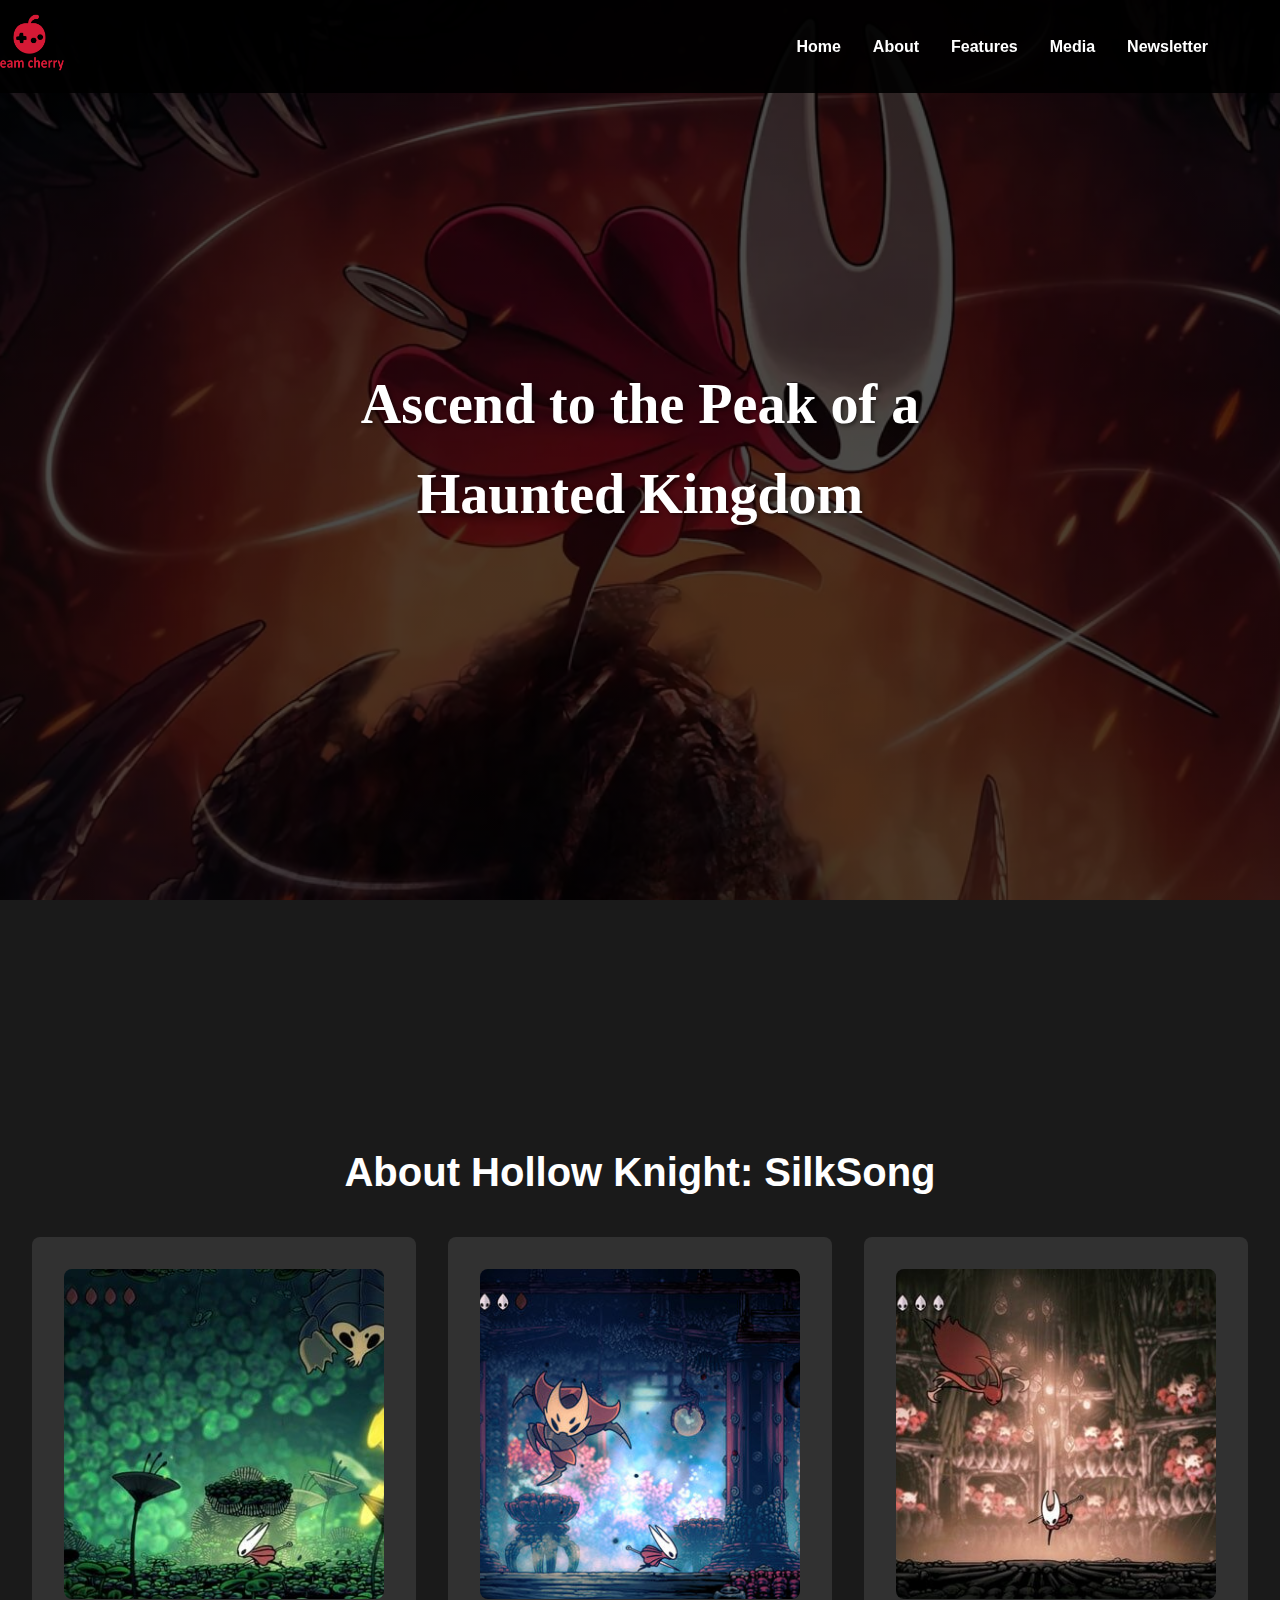
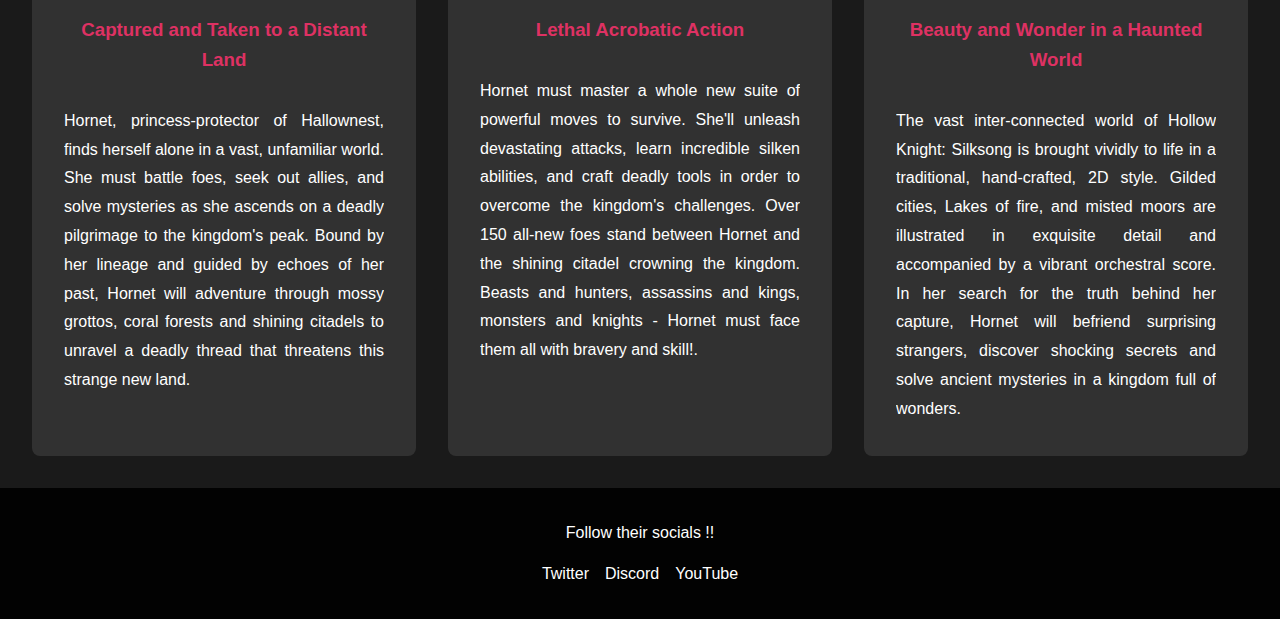
<file: about.html>
<!DOCTYPE html>
<html lang="en">
<head>
    <meta charset="UTF-8">
    <meta name="viewport" content="width=device-width, initial-scale=1.0">
    <title>About - Hollow Knight: Silksong</title>
    <link rel="stylesheet" href="css/main.css">
</head>

<body>
    <nav class="main-nav">
        <div class="nav-container">
            <div class="logo">
                <img src="Team_cherry_Logo_Red.png" >
            </div>
            <ul class="nav-links">
                <li><a href="index.html">Home</a></li>
                <li><a href="about.html">About</a></li>
                <li><a href="features.html">Features</a></li>
                <li><a href="media.html">Media</a></li>
                <li><a href="newsletter.html">Newsletter</a></li>
            </ul>
        </div>
    </nav>

    <header class="hero" style="background: linear-gradient(rgba(0, 0, 0, 0.7), rgba(0, 0, 0, 0.7)), url('SilkSong wallpaper 3.png') center/cover;">
        <div class="hero-content">
            <h1>Ascend to the Peak of a Haunted Kingdom</h1>
        </div>
    </header>

    <main>
        <section class="about-section">
            <h2>About Hollow Knight: SilkSong</h2>
        
<div class="about-feature-grid">
    <div class="about-feature-item">
        <img src="silk song about image 1.jpg" alt="About Image" class="about-feature-image"> <h3>Captured and Taken to a Distant Land</h3>
        <p>Hornet, princess-protector of Hallownest, finds herself alone in a vast, unfamiliar world. She must battle foes, seek out allies, and solve mysteries as she ascends on a deadly pilgrimage to the kingdom's peak. Bound by her lineage and guided by echoes of her past, Hornet will adventure through mossy grottos, coral forests and shining citadels to unravel a deadly thread that threatens this strange new land.</p>
      
    </div>
    <div class="about-feature-item">
        <img src="silk song about image 2.jpg" alt="About Image" class="about-feature-image"> <h3>Lethal Acrobatic Action</h3>
        <p>Hornet must master a whole new suite of powerful moves to survive. She'll unleash devastating attacks, learn incredible silken abilities, and craft deadly tools in order to overcome the kingdom's challenges.

Over 150 all-new foes stand between Hornet and the shining citadel crowning the kingdom. Beasts and hunters, assassins and kings, monsters and knights - Hornet must face them all with bravery and skill!.</p>
      
    </div>
    <div class="about-feature-item">
        <img src="silk song about image 3.jpg" alt="About Image" class="about-feature-image"> <h3>Beauty and Wonder in a Haunted World</h3>
        <p>The vast inter-connected world of Hollow Knight: Silksong is brought vividly to life in a traditional, hand-crafted, 2D style. Gilded cities, Lakes of fire,  and misted moors are illustrated in exquisite detail and accompanied by a vibrant orchestral score.

In her search for the truth behind her capture, Hornet will befriend surprising strangers, discover shocking secrets and solve ancient mysteries in a kingdom full of wonders.</p>
    
    </div>
</div>
               
        </section>
    </main>

    <footer>
        <div class="footer-content">
            <p>Follow their socials !!</p>
            <div class="social-links">
                <a href="https://x.com/teamcherrygames" class="social-link" target="_blank">Twitter</a>
                <a href="https://discord.com/invite/hollowknight" class="social-link" target="_blank">Discord</a>
                <a href="https://www.youtube.com/@TeamCherry" class="social-link" target="_blank">YouTube</a>
            </div>
        </div>
    </footer>
</body>
</html>
</file>
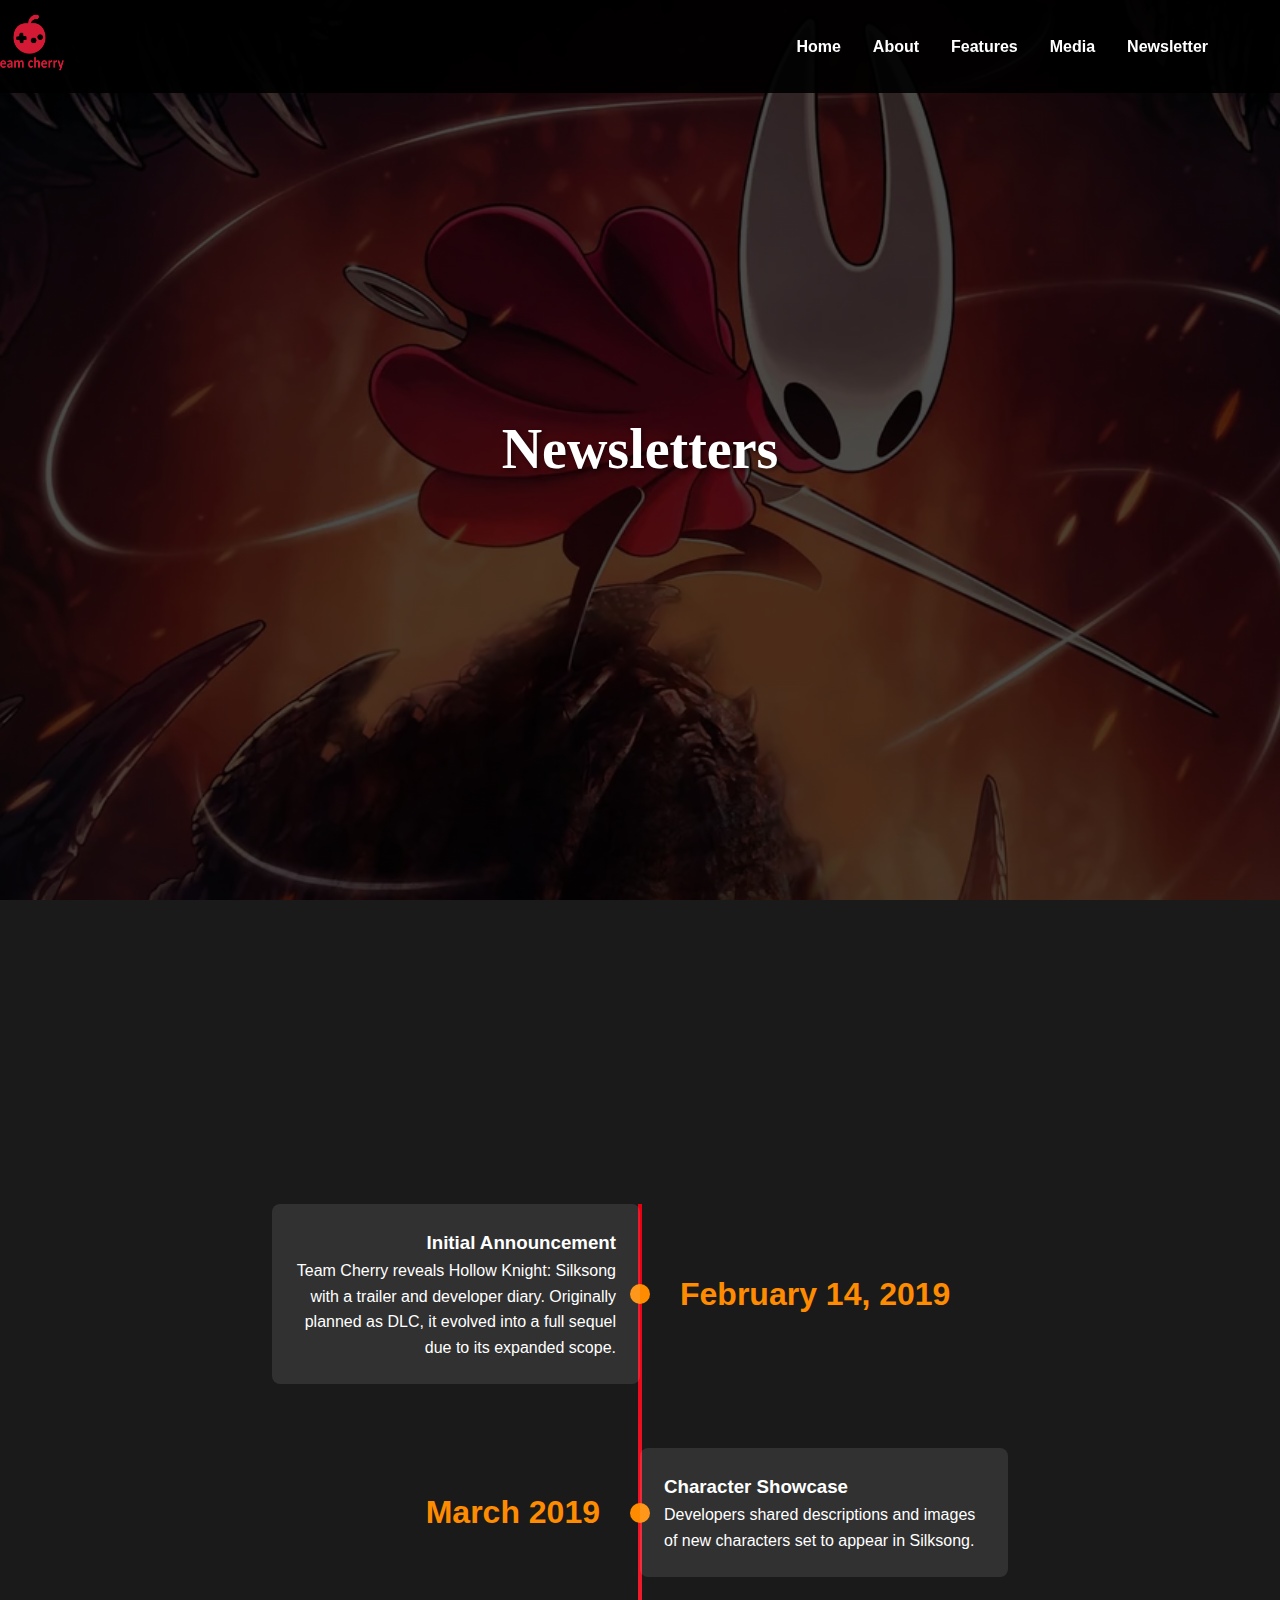
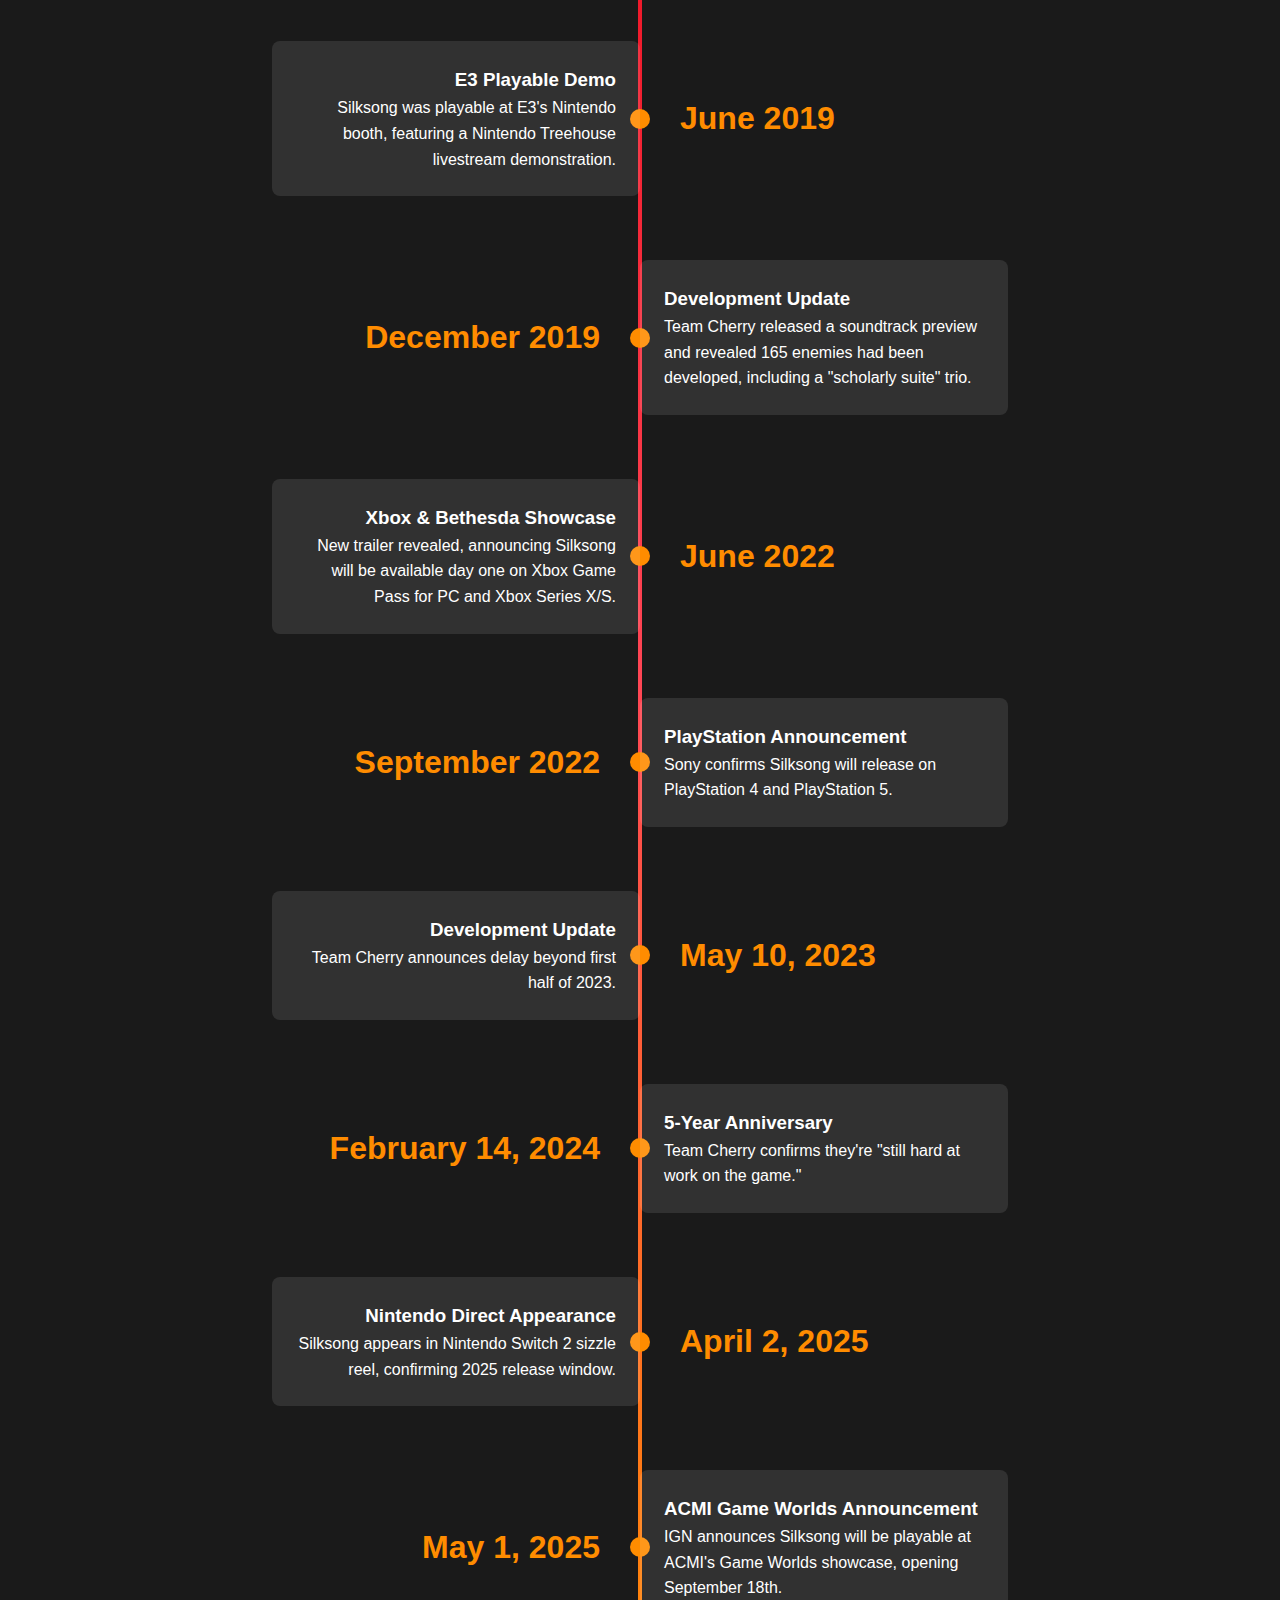
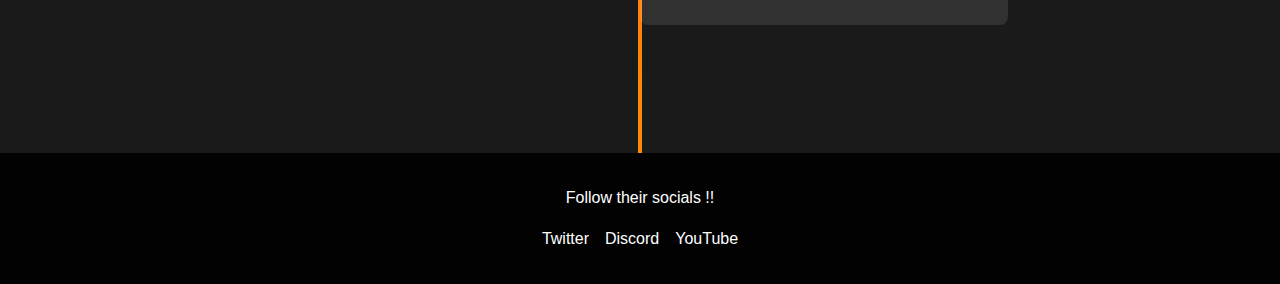
<file: newsletter.html>
<!DOCTYPE html>
<html lang="en">
<head>
    <meta charset="UTF-8">
    <meta name="viewport" content="width=device-width, initial-scale=1.0">
    <title>About - Hollow Knight: Silksong</title>
    <link rel="stylesheet" href="css/main.css">
</head>

<body>
    <nav class="main-nav">
        <div class="nav-container">
            <div class="logo">
                <img src="Team_cherry_Logo_Red.png" >
            </div>
            <ul class="nav-links">
                <li><a href="index.html">Home</a></li>
                <li><a href="about.html">About</a></li>
                <li><a href="features.html">Features</a></li>
                <li><a href="media.html">Media</a></li>
                <li><a href="newsletter.html">Newsletter</a></li>
            </ul>
        </div>
    </nav>

    <header class="hero" style="background: linear-gradient(rgba(0, 0, 0, 0.7), rgba(0, 0, 0, 0.7)), url('SilkSong wallpaper 3.png') center/cover;">
        <div class="hero-content">
            <h1>Newsletters</h1>
        </div>
    </header>

    <main>
        <section class="timeline-section">
            <div class="timeline">
                <div class="timeline-item">
                    <div class="timeline-date">February 14, 2019</div>
                    <div class="timeline-content">
                        <h3>Initial Announcement</h3>
                        <p>Team Cherry reveals Hollow Knight: Silksong with a trailer and developer diary. Originally planned as DLC, it evolved into a full sequel due to its expanded scope.</p>
                    </div>
                </div>

                <div class="timeline-item">
                    <div class="timeline-date">March 2019</div>
                    <div class="timeline-content">
                        <h3>Character Showcase</h3>
                        <p>Developers shared descriptions and images of new characters set to appear in Silksong.</p>
                    </div>
                </div>

                <div class="timeline-item">
                    <div class="timeline-date">June 2019</div>
                    <div class="timeline-content">
                        <h3>E3 Playable Demo</h3>
                        <p>Silksong was playable at E3's Nintendo booth, featuring a Nintendo Treehouse livestream demonstration.</p>
                    </div>
                </div>

                <div class="timeline-item">
                    <div class="timeline-date">December 2019</div>
                    <div class="timeline-content">
                        <h3>Development Update</h3>
                        <p>Team Cherry released a soundtrack preview and revealed 165 enemies had been developed, including a "scholarly suite" trio.</p>
                    </div>
                </div>

                <div class="timeline-item">
                    <div class="timeline-date">June 2022</div>
                    <div class="timeline-content">
                        <h3>Xbox & Bethesda Showcase</h3>
                        <p>New trailer revealed, announcing Silksong will be available day one on Xbox Game Pass for PC and Xbox Series X/S.</p>
                    </div>
                </div>

                <div class="timeline-item">
                    <div class="timeline-date">September 2022</div>
                    <div class="timeline-content">
                        <h3>PlayStation Announcement</h3>
                        <p>Sony confirms Silksong will release on PlayStation 4 and PlayStation 5.</p>
                    </div>
                </div>

                <div class="timeline-item">
                    <div class="timeline-date">May 10, 2023</div>
                    <div class="timeline-content">
                        <h3>Development Update</h3>
                        <p>Team Cherry announces delay beyond first half of 2023.</p>
                    </div>
                </div>

                <div class="timeline-item">
                    <div class="timeline-date">February 14, 2024</div>
                    <div class="timeline-content">
                        <h3>5-Year Anniversary</h3>
                        <p>Team Cherry confirms they're "still hard at work on the game."</p>
                    </div>
                </div>

                <div class="timeline-item">
                    <div class="timeline-date">April 2, 2025</div>
                    <div class="timeline-content">
                        <h3>Nintendo Direct Appearance</h3>
                        <p>Silksong appears in Nintendo Switch 2 sizzle reel, confirming 2025 release window.</p>
                    </div>
                </div>

                <div class="timeline-item">
                    <div class="timeline-date">May 1, 2025</div>
                    <div class="timeline-content">
                        <h3>ACMI Game Worlds Announcement</h3>
                        <p>IGN announces Silksong will be playable at ACMI's Game Worlds showcase, opening September 18th.</p>
                    </div>
                </div>
            </div>
        </section>
    </main>

    <footer>
        <div class="footer-content">
            <p>Follow their socials !!</p>
            <div class="social-links">
                <a href="https://x.com/teamcherrygames" class="social-link" target="_blank">Twitter</a>
                <a href="https://discord.com/invite/hollowknight" class="social-link" target="_blank">Discord</a>
                <a href="https://www.youtube.com/@TeamCherry" class="social-link" target="_blank">YouTube</a>
            </div>
        </div>
    </footer>
</body>
</html>
</file>
<file: css/main.css>
:root {
    --primary-color: #e60012;
    --secondary-color: #ff4655;
    --dark-bg: #1a1a1a;
    --light-text: #ffffff;
    --accent-color: #ff8c00;
}

img {
  width: 100px;
  height: auto;   
}

.logo {
   margin-right: auto;
   padding-left: 0;
   position: relative;
   left: -85px;
}

* {
    margin: 0;
    padding: 0;
    box-sizing: border-box;
}

body {
    font-family: 'Arial', sans-serif;
    background-color: var(--dark-bg);
    color: var(--light-text);
    line-height: 1.6;
}

.main-nav {
    position: fixed;
    width: 100%;
    background: rgba(0, 0, 0, 0.9);
    padding: 0.5rem 0;
    z-index: 100;
}

.nav-container {
    max-width: 1200px;
    margin: 0 auto;
    display: flex;
    justify-content: space-between;
    align-items: center;
    padding: 0 2rem;
}

.logo img {
    width: 85px;
    height: auto;
}

.nav-links {
    display: flex;
    list-style: none;
    gap: 2rem;
}

.nav-links a {
    color: var(--light-text);
    text-decoration: none;
    font-weight: 600;
    transition: color 0.3s ease;
}

.nav-links a:hover {
    color: var(--secondary-color);
}

.hero {
    height: 100vh;
    display: flex;
    align-items: center;
    justify-content: center;
    text-align: center;
    background-size: 100% auto;  
    background-position: center;
    background-repeat: no-repeat;
    position: relative; 
}

.hero-content {
    position: relative; 
    z-index: 2; 
    max-width: 800px;
    padding: 2rem;
}

.hero-logo {
    width: 550px;
    height: auto;
    margin-bottom: 2rem;
    max-width: 90%;
    position: relative; 
}

.cta-buttons {
    display: flex;
    gap: 1rem;
    justify-content: center;
    margin-top: 2rem;
}

.cta-button {
    padding: 1rem 2rem;
    background-color: var(--primary-color);
    color: var(--light-text);
    text-decoration: none;
    border-radius: 4px;
    transition: background-color 0.3s ease;
}

.cta-button:hover {
    background-color: var(--secondary-color);
}


.about-section h2 {
    text-align: center;
    margin-top: 15rem;
    margin-bottom: 1px;
    font-size: 2.5rem;  
}


.feature-grid {
    display: grid;
    grid-template-columns: repeat(auto-fit, minmax(250px, 1fr));
    gap: 1rem;
    padding: 3rem; 1rem;
}

.feature-image {
    width: 100%;
    height: 80%;
    object-fit: cover;
    border-radius: 8px;
    margin-bottom: 1rem;
}

.feature-item {
    text-align: center;
    padding: 2rem;
    background: rgba(255, 255, 255, 0.1);
    border-radius: 8px;
    transition: transform 0.3s ease;
    width: 100%;
}

feature-item:hover {
    transform: translateY(-5px);
}

footer {
    background: rgba(0, 0, 0, 0.9);
    padding: 2rem;
    text-align: center;
}

.social-links {
    display: flex;
    justify-content: center;
    gap: 1rem;
    margin-top: 1rem;
}

.social-link {
    color: var(--light-text);
    text-decoration: none;
}




.about-feature-grid {
    display: grid;
    grid-template-columns: repeat(auto-fit, minmax(350px, 1fr));
    gap: 2rem;
    padding: 2rem; 2rem;
}

.about-feature-item {
    text-align: center;
    padding: 2rem;
    background: rgba(255, 255, 255, 0.1);
    border-radius: 8px;
    display: flex;
    flex-direction: column;
    min-height: 700px;
}

.about-feature-item h3 {
    margin: 1rem 0;
    color: #DE3163
}

.about-feature-item p {
    font-size: 1rem;
    line-height: 1.8;
    margin-top: 1rem;
    flex-grow: 1;
    overflow-y: auto;
    text-align: justify;
}

.about-feature-image {
    width: 100%;
    height: 330px;
    object-fit: cover;
    border-radius: 8px;
}


.hero-content h1 {
    font-family: 'Trajan Pro Bold', serif;
    font-size: 3.5rem;
    color: var(--light-text);
    text-shadow: 2px 2px 4px rgba(0, 0, 0, 0.5);
}

.media-section {
    margin-top: 5rem;
    padding: 2rem;
}

.image-slider {
    position: relative;
    max-width: 1200px;
    margin: 0 auto;
    height: 600px;
    display: flex;
    align-items: center;
}

.slider-container {
    width: 100%;
    height: 100%;
    overflow: hidden;
    position: relative;
}

.slider-image {
    position: absolute;
    width: 100%;
    height: 100%;
    object-fit: cover;
    opacity: 0;
    transition: opacity 0.5s ease-in-out;
}

.slider-image.active {
    opacity: 1;
}

.slider-btn {
    background: #000000;
    color: white;
    border: none;
    padding: 1.5rem;
    width: 50px;    
    height: 50px;  
    cursor: pointer;
    font-size: 1.5rem;
    z-index: 10;
    transition: background 0.3s ease;
    display: flex;  
    align-items: center;
    justify-content: center;
    border-radius: 50%; 
}

.slider-btn:hover {
    background: rgba(230, 0, 18, 0.8);
}

.prev-btn {
    margin-right: 1rem;
}

.next-btn {
    margin-left: 1rem;
}


.timeline-section {
    margin-top: 15rem;
    padding: 2rem;
    max-width: 800px;
    margin-left: auto;
    margin-right: auto;
}

.timeline {
    position: relative;
    padding: 2rem 0;
}

.timeline::before {
    content: '';
    position: absolute;
    left: 50%;
    transform: translateX(-50%);
    width: 4px;
    height: 100%;
    background: linear-gradient(to bottom, #e60012, #ff4655, #ff8c00);
}

.timeline-item {
    margin-bottom: 4rem;
    position: relative;
    width: 100%;
    display: flex;
    align-items: center;
}

.timeline-item:nth-child(odd) {
    padding-right: 50%;
    text-align: right;
    flex-direction: row-reverse;
}

.timeline-item:nth-child(even) {
    padding-left: 50%;
    text-align: left;
}

.timeline-date {
    font-size: 2rem;
    font-weight: bold;
    color: var(--accent-color);
    position: absolute;
}

.timeline-item:nth-child(odd) .timeline-date {
    left: calc(50% + 40px); 
}

.timeline-item:nth-child(even) .timeline-date {
    right: calc(50% + 40px); 
}

.timeline-content {
    position: relative;
    padding: 1.5rem;
    background: rgba(255, 255, 255, 0.1);
    border-radius: 8px;
    width: 100%;
}

.timeline-item::before {
    content: '';
    position: absolute;
    width: 20px;
    height: 20px;
    background-color: var(--accent-color);
    border-radius: 50%;
    top: 50%;
    left: 50%;
    transform: translate(-50%, -50%);
}
</file>
